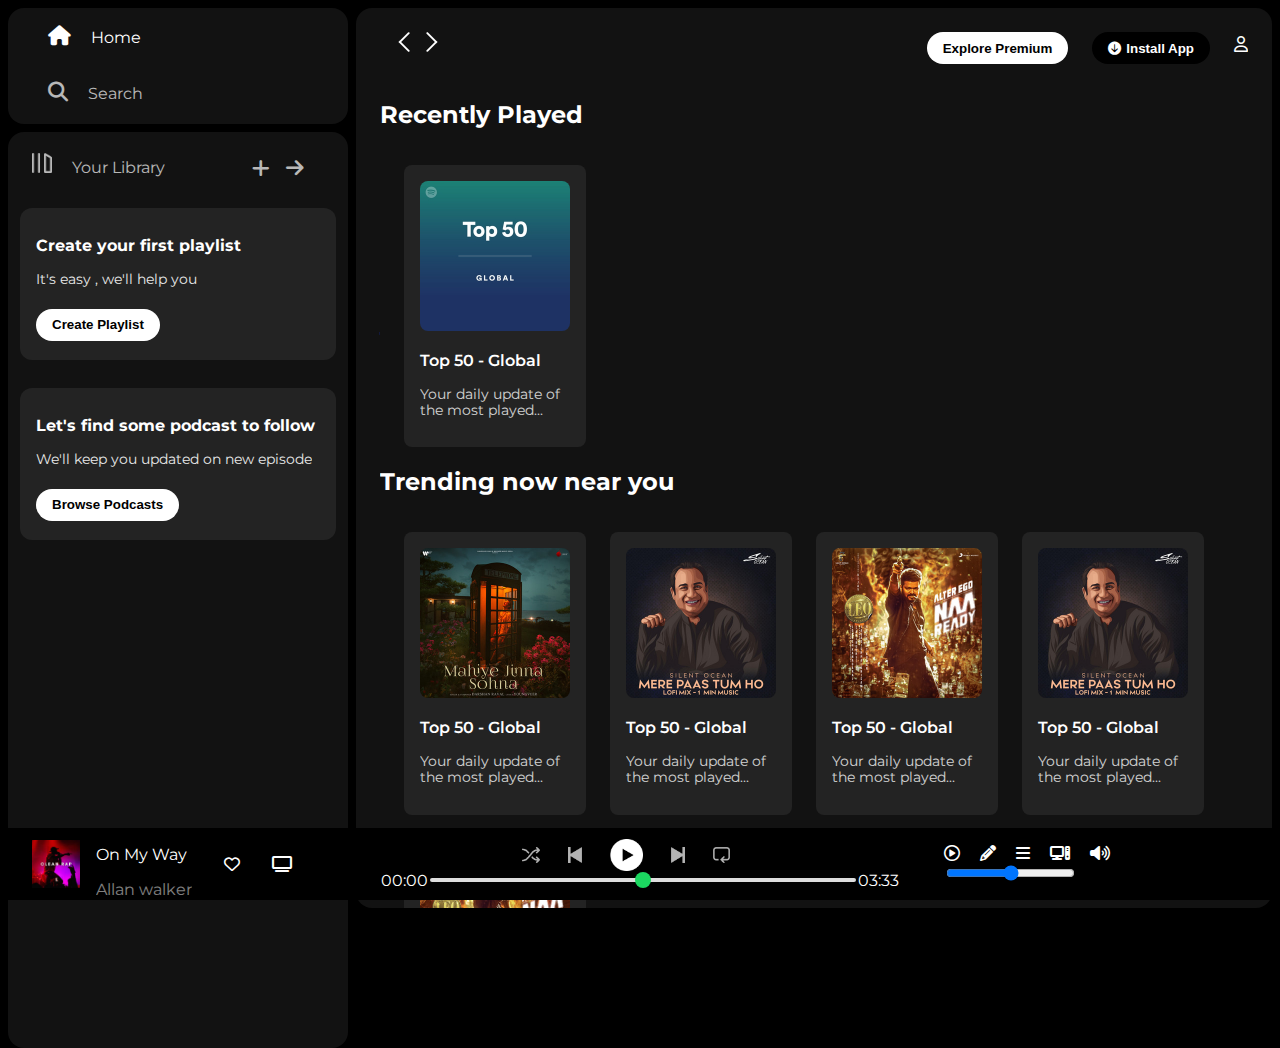
<file: spotify/index.html>
<!DOCTYPE html>
<html lang="en">

<head>
    <meta charset="UTF-8">
    <meta name="viewport" content="width=device-width, initial-scale=1.0">
    <title>Spotify - Web Player : Music for everyone</title>
    <link rel="stylesheet" href="style.css">
    <link rel="preconnect" href="https://fonts.googleapis.com">
    <link rel="preconnect" href="https://fonts.gstatic.com" crossorigin>
    <link href="https://fonts.googleapis.com/css2?family=Montserrat:ital,wght@0,100..900;1,100..900&display=swap"
        rel="stylesheet">
    <link rel="stylesheet" href="https://cdnjs.cloudflare.com/ajax/libs/font-awesome/6.6.0/css/all.min.css">
    <link rel="icon" href="./logo.png">
</head>

<body>
    <div class="main">
        <div class="sidebar">
            <div class="nav">
                <div class="nav-option" style="opacity: 1;">
                    <i class="fa-solid fa-house"></i>
                    <a href="#">Home</a>
                </div>
                <div class="nav-option">
                    <i class="fa-solid fa-magnifying-glass"></i>
                    <a href="#">Search</a>
                </div>
            </div>
            <div class="library">
                <div class="options">
                    <div class="lib-option nav-option">
                        <img src="library_icon.png" alt="libr">
                        <a href="#">Your Library</a>
                    </div>
                    <div class="icons">
                        <i class="fa-solid fa-plus"></i>
                        <i class="fa-solid fa-arrow-right"></i>
                    </div>
                </div>
                <div class="lib-box">
                    <div class="box">
                        <p class="box-p1">Create your first playlist </p>
                        <p class="box-p2">It's easy , we'll help you</p>
                        <button class="badge">Create Playlist</button>
                    </div>
                    <div class="box">
                        <p class="box-p1">Let's find some podcast to follow </p>
                        <p class="box-p2">We'll keep you updated on new episode</p>
                        <button class="badge">Browse Podcasts</button>
                    </div>
                </div>
            </div>
        </div>
        <div class="main-content">
            <div class="sticky-nav">
                <div class="sticky-nav-icons">
                    <img src="backward_icon.png" alt="f">
                    <img src="forward_icon.png" alt="b" class="hide">
                </div>
                <div class="sticky-nav-options">
                    <button class="badge nav-item">Explore Premium</button>
                    <button class="badge nav-item dark-badge"><i class="fa-solid fa-circle-arrow-down"
                            style="margin-right: 5px;"></i>Install App</button>
                    <i class="fa-regular fa-user"></i>
                </div>
            </div>

            <h2>Recently Played</h2>
            <div class="cards-container">
                <div class="card">
                    <img src="card1img.jpeg" alt="1" class="card-img">
                    <p class="card-title">Top 50 - Global</p>
                    <p class="card-info">Your daily update of the most played...</p>
                </div>
            </div>

            <h2>Trending now near you</h2>
            <div class="cards-container">
                <div class="card">
                    <img src="card2img.jpeg" alt="1" class="card-img">
                    <p class="card-title">Top 50 - Global</p>
                    <p class="card-info">Your daily update of the most played...</p>
                </div>

                <div class="card">
                    <img src="card3img.jpeg" alt="1" class="card-img">
                    <p class="card-title">Top 50 - Global</p>
                    <p class="card-info">Your daily update of the most played...</p>
                </div>

                <div class="card">
                    <img src="card4img.jpeg" alt="1" class="card-img">
                    <p class="card-title">Top 50 - Global</p>
                    <p class="card-info">Your daily update of the most played...</p>
                </div>

                <div class="card">
                    <img src="card3img.jpeg" alt="1" class="card-img">
                    <p class="card-title">Top 50 - Global</p>
                    <p class="card-info">Your daily update of the most played...</p>
                </div>

                <div class="card">
                    <img src="card4img.jpeg" alt="1" class="card-img">
                    <p class="card-title">Top 50 - Global</p>
                    <p class="card-info">Your daily update of the most played...</p>
                </div>
            </div>

            <h2>Featured Charts</h2>
            <div class="cards-container">
                <div class="card">
                    <img src="card5img.jpeg" alt="1" class="card-img">
                    <p class="card-title">Top 50 - Global</p>
                    <p class="card-info">Your daily update of the most played...</p>
                </div>

                <div class="card">
                    <img src="card6img (1).jpeg" alt="1" class="card-img">
                    <p class="card-title">Top 50 - Global</p>
                    <p class="card-info">Your daily update of the most played...</p>
                </div>

                <div class="card">
                    <img src="card1img.jpeg" alt="1" class="card-img">
                    <p class="card-title">Top 50 - Global</p>
                    <p class="card-info">Your daily update of the most played...</p>
                </div>
            </div>
            <div class="footer">
                <div class="line"></div>
            </div>
        </div>
    </div>
    <div class="music-player">
        <div class="album">
                <img src="imagespotify.jpg" alt="i" style="width: 3rem;">
            <div class="paragraph" style="margin-left: 1rem;">
                <p >On My Way</p>
                <span style="opacity: 0.5;">Allan walker</span>
            </div>
            <i class="fa-regular fa-heart" style="margin-left: 2rem;"></i>
            <i class="fa-solid fa-tv" style="margin-left: 2rem;"></i>
        </div>
        <div class="player">
                <div class="player-controls">
                <img src="player_icon1.png" alt="11" class="player-control-icon">
                <img src="player_icon2.png" alt="12" class="player-control-icon">
                <img src="player_icon3.png" alt="11" class="player-control-icon" style="opacity: 1; height:2rem;">
                <img src="player_icon4.png" alt="11" class="player-control-icon">
                <img src="player_icon5.png" alt="11" class="player-control-icon">
                </div>
            <div class="playback-bar">
                <span class="curr-time">00:00</span>
                <input type="range" min="0" max="100" class="progress-bar" step="1">
                <span class="total-time">03:33</span>
            </div>
            </div>
            <div class="controls">
                <i class="fa-regular fa-circle-play" style="margin-right: 1rem;"></i>
                <i class="fa-solid fa-pencil" style="margin-right: 1rem;"></i>
                <i class="fa-solid fa-bars" style="margin-right: 1rem;"></i>
                <i class="fa-solid fa-computer" style="margin-right: 1rem;"></i>
            <i class="fa-solid fa-volume-high" style="margin-right: 1rem;"></i>
                <input type="range">
            </div>
            </div>
    </div>
</body>

</html>
</file>
<file: spotify/style.css>
body{
    font-family: 'Montserrat',sans-serif;
    margin: 0;
    background-color: black;
    color: white;
    overflow: hidden; 
}

.main{
    display: flex;
    height: 100vh;
    padding: 0.5rem;
}

.sidebar{
    background-color: black;
    width: 340px;
    border-radius: 1rem;  /*16px*/
    margin-right: 0.5rem;
}

.main-content{
    background-color: #121212;
    flex: 1;
    border-radius: 1rem;
    overflow: auto;
    /* padding-bottom: 400px; */
    padding: 0 1.5rem 0 1.5rem;
}

.music-player{
    background-color: black;
    position: fixed;
    bottom: 0px;
    width: 100%;
    height: 72px;
}

a{
    text-decoration: none;
    color: #fff;
}

.nav{
    background-color: #121212;
    border-radius: 1rem;
    display: flex;
    flex-direction: column;
    justify-content: center;
    height: 100px;
    padding: 0.5rem 0.75rem;
}

.nav-option{
    line-height: 2.5rem;
    opacity: 0.7;
    padding: 0.5rem 0.75rem;
}
.nav-option:hover {
    opacity: 1;
}
.nav-option i{
    font-size: 1.25rem;
    margin-left: 1rem;
}
.nav-option a{
    font-size: 1rem;
    margin-left: 1rem;
}

.library{
    background-color: #121212;
    border-radius: 1rem;
    height: 100%;
    margin-top: 0.5rem;
    padding: 0.5rem 0.75rem;
}

.options{
    display: flex;
    justify-content: space-between;
    align-items: center;
}

.lib-option img{
  height: 1.25rem;
  width: 1.25rem;
}

.icons{
    font-size: 1.25rem;
    opacity: 0.7;
    margin-right: 1rem;
    display: flex;
}

.icons i{
    opacity: 0.7rem;
    margin-right: 1rem;
}

.icons i:hover{
    opacity: 1;
}

.box{
    background-color: #232323;
    height: 8rem;
    border-radius: 0.75rem;
    margin: 0.75rem 0 1.75rem 0;
    padding: 0.75rem 1rem;
}

.box-p1{
    font-size: 1rem;
    font-weight: 700;
}

.box-p2{
    font-size: 0.85rem;
    opacity: 0.9;
}

.badge{
    background-color: #fff;
    color: black;
    border: none;
    border-radius: 100px;
    padding: 0.25rem 1rem;
    font-weight: 700;
    margin-top: 0.5rem;
    height: 2rem;
    width: fit-content;
}

  .dark-badge{
    background-color: #000;
    color: #fff;
 }

.sticky-nav{
    position: sticky;
    top: 0;
    background-color: #121212;
    display: flex;
    justify-content: space-between;
    align-items: center;
    padding: 1rem 0 1rem 0;
    z-index: 10;
}

.sticky-nav-icons{
 margin-left: 0.75rem;
}

.sticky-nav-options{
    display: flex;
    justify-content: center;
    align-items: center;
}

.nav-item{
  margin-right: 1.5rem;
}

@media (max-width:100px){
    .hide{
       display: none; 
    }
}

.card{
    background-color: #232323;
    width: 150px;
    border-radius: 0.5rem;
    padding: 1rem;
    margin-left: 1.5rem;
    margin-top: 1rem;
}

.cards-container{
    display: flex;
    flex-wrap: wrap;
}

.card-img{
    width: 100%;
    border-radius: 0.5rem;
}

.card-title{
    font-weight: 600;
}

.card-info{
    font-size: 0.85rem;
    opacity: 0.8;
}

.footer{
    height: 300px;
    display: flex;
    align-items: center;
    justify-content: center;
}

.line{
    width: 80%;
    height: 30%;
    border-top: 1px solid white;
    opacity: 0.4;
}

.music-player{
    display: flex;
    justify-content: space-between;
    align-items: center;
}

.album{
    width: 25%;
    /* background-color: pink; */
}

.player{
    width: 50%;
    /* background-color: orange; */
}

.player-controls{
    display: flex;
        justify-content: center;
        align-items: center;
}

.controls{
    width: 25%;
    /* background-color: yellow; */
}

.player-control-icon{
    height: 1rem;
    margin-right: 1.75rem;
    opacity: 0.7;
}

.player-control-icon:hover{
    opacity: 1;
}

.playback-bar{
    display: flex;
    justify-content: center;
    align-items: center;
}

  .progress-bar{
    width: 70%;
    appearance: none;
    background-color: transparent;
    cursor: pointer;
  }

  .progress-bar::-webkit-slider-runnable-track{
    background-color: #ddd;
    border-radius: 100px;
    height: 0.2rem;
  }

  .progress-bar::-webkit-slider-thumb{
    appearance: none;
    height: 1rem;
    width: 1rem;
    background-color: #1bd760;
    border-radius: 50%;
    margin-top: -6px;
  }

  .album{
    display: flex;
    margin-left: 2rem;
    align-items: center;
    
  }
  
  .img-player{
    height: 1rem;
    margin-left: 5px;
    margin-right: 5px;
  }

  .controls{
    margin-right: 2rem;
  }
</file>
